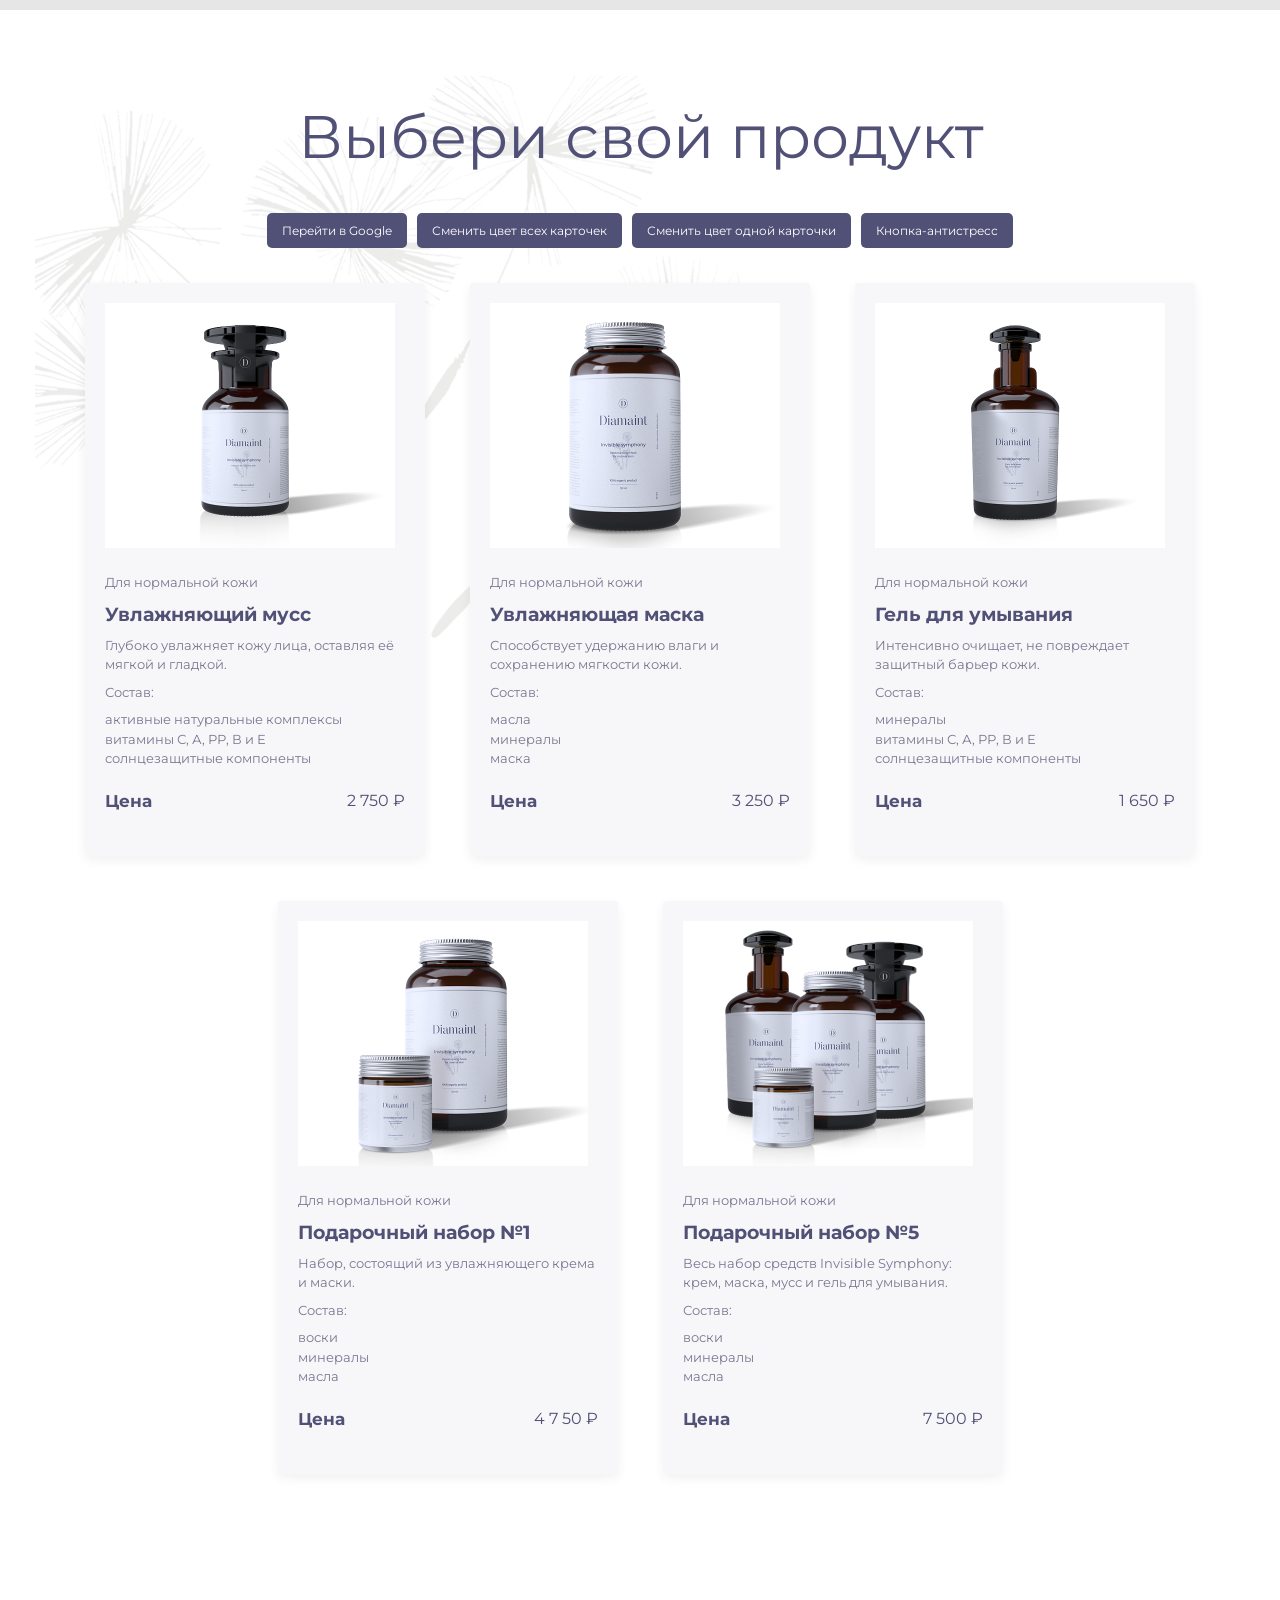
<file: index.html>
<!DOCTYPE html>
<html lang="ru">

<head>
    <meta charset="UTF-8">
    <meta name="viewport" content="width=device-width, initial-scale=1.0">

    <title>Мой магазин</title>

    <link rel="stylesheet" href="style.css">
</head>

<body>

    <main class="page">

        <h1>Выбери свой продукт</h1>

        <div class="buttons">

            <button id="googleBtn">Перейти в Google</button>

            <button id="allColorBtn">
                Сменить цвет всех карточек
            </button>

            <button id="oneColorBtn">
                Сменить цвет одной карточки
            </button>

            <button id="stressBtn">
                Кнопка-антистресс
            </button>

        </div>

        <section class="products">

            <!-- Карточка 1 -->
            <div class="card">

                <img src="images/photo1.jpg" alt="Увлажняющий мусс">

                <p>Для нормальной кожи</p>

                <h2>Увлажняющий мусс</h2>

                <p>
                    Глубоко увлажняет кожу лица,
                    оставляя её мягкой и гладкой.
                </p>

                <p>Состав:</p>

                <p>
                    активные натуральные комплексы<br>
                    витамины С, А, РР, В и Е<br>
                    солнцезащитные компоненты
                </p>

                <div class="price">
    <strong>Цена</strong>
    <span>2 750 ₽</span>
    </div>

            </div>


            <!-- Карточка 2 -->
            <div class="card">

                <img src="images/photo2.jpg" alt="Увлажняющая маска">

                <p>Для нормальной кожи</p>

                <h2>Увлажняющая маска</h2>

                <p>
                    Способствует удержанию влаги
                    и сохранению мягкости кожи.
                </p>

                <p>Состав:</p>

                <p>
                    масла<br>
                    минералы<br>
                    маска
                </p>

                <div class="price">
    <strong>Цена</strong>
    <span>3 250 ₽</span>
</div>

            </div>


            <!-- Карточка 3 -->
            <div class="card">

                <img src="images/photo3.jpg" alt="Гель для умывания">

                <p>Для нормальной кожи</p>

                <h2>Гель для умывания</h2>

                <p>
                    Интенсивно очищает, не повреждает
                    защитный барьер кожи.
                </p>

                <p>Состав:</p>

                <p>
                    минералы<br>
                    витамины С, А, РР, В и Е<br>
                    солнцезащитные компоненты
                </p>

                <div class="price">
    <strong>Цена</strong>
    <span>1  650 ₽</span>
</div>

            </div>


            <!-- Карточка 4 -->
            <div class="card">

                <img src="images/photo4.jpg" alt="Подарочный набор номер 1">

                <p>Для нормальной кожи</p>

                <h2>Подарочный набор №1</h2>

                <p>
                    Набор, состоящий из увлажняющего
                    крема и маски.
                </p>

                <p>Состав:</p>

                <p>
                    воски<br>
                    минералы<br>
                    масла
                </p>

                <div class="price">
    <strong>Цена</strong>
    <span>4 7   50 ₽</span>
</div>

            </div>


            <!-- Карточка 5 -->
            <div class="card">

                <img src="images/photo5.jpg" alt="Подарочный набор номер 5">

                <p>Для нормальной кожи</p>

                <h2>Подарочный набор №5</h2>

                <p>
                    Весь набор средств Invisible Symphony:
                    крем, маска, мусс и гель для умывания.
                </p>

                <p>Состав:</p>

                <p>
                    воски<br>
                    минералы<br>
                    масла
                </p>

                <div class="price">
    <strong>Цена</strong>
    <span>7 500 ₽</span>
</div>

            </div>

        </section>

    </main>

    <script src="script.js"></script>

    <script src="homework-7.js"></script>

</body>
</html>
</file>
<file: style.css>
@import url('https://fonts.googleapis.com/css2?family=Montserrat:wght@400;500;600;700&display=swap');


/* =========================
   ОБЩИЕ НАСТРОЙКИ
========================= */

* {
    box-sizing: border-box;
}

body {
    background-color: #e6e6e6;
    margin: 0;
    font-family: 'Montserrat', sans-serif;
    color: #515076;
}


/* =========================
   БЕЛАЯ РАБОЧАЯ ОБЛАСТЬ
========================= */

.page {
    position: relative;

    width: 1280px;
    min-height: 1715px;

    background-color: #ffffff;

    margin: 10px auto;
    padding: 90px 85px;

    overflow: hidden;
}


/* =========================
   ДЕКОРАТИВНЫЙ ФОН
========================= */

.page::before {
    content: "";

    position: absolute;

    top: 20px;
    left: 35px;

    width: 790px;
    height: 697px;

    background-image: url("images/bg1.png");
    background-repeat: no-repeat;
    background-size: contain;

    filter: invert(1);
    mix-blend-mode: multiply;

    opacity: 0.10;

    pointer-events: none;
    z-index: 0;
}


/* изображение поверх фона */

.page > * {
    position: relative;
    z-index: 1;
}

/*заголовок*/

h1 {
    color: #515076;

    font-size: 60px;
    font-weight: 400;

    text-align: center;

    margin: 0 0 40px;
}


/* кнопки фильтров*/

.buttons {
    display: flex;
    justify-content: center;
    flex-wrap: wrap;

    gap: 10px;

    margin-bottom: 35px;
}

.buttons button {
    background-color: #515076;
    color: white;

    border: none;
    border-radius: 5px;

    padding: 10px 15px;

    font-family: 'Montserrat', sans-serif;
    font-size: 12px;

    cursor: pointer;

    transition: all 0.3s ease;
}

.buttons button:hover {
    background-color: #777791;

    transform: translateY(-3px);
}


/* контейнер с карточками*/

.products {
    display: flex;
    flex-wrap: wrap;

    justify-content: center;

    width: 1110px;

    margin: 0 auto;

    column-gap: 45px;
    row-gap: 45px;
}


/*КАРТОЧКА*/

.card {
    width: 340px;
    height: 573px;

    background-color: #f7f7f9;

    padding: 20px;

    border-radius: 4px;

    box-shadow: 0 4px 12px rgba(0, 0, 0, 0.06);

    cursor: pointer;

    transition: background-color 0.3s ease;
}


/*изображение товара*/

.card img {
    width: 290px;
    height: 245px;

    object-fit: contain;

    display: block;

    margin-bottom: 25px;

    background-color: #ffffff;
}


/*описание товара*/

.card p {
    font-size: 13px;
    line-height: 1.5;

    color: #777791;

    margin: 8px 0;
}


/*название товара*/

.card h2 {
    font-size: 19px;
    font-weight: 700;

    color: #515076;

    margin: 10px 0;
}


/*цена*/


/* Расположение цены */

.price {
    display: flex;
    justify-content: space-between;
    align-items: center;

    margin-top: 22px;

    color: #515076;
}

.price strong {
    font-size: 17px;
    font-weight: 700;
}

.price span {
    font-size: 16px;
    font-weight: 400;
}



/*выбрать карточку*/

.card.selected {
    outline: 3px solid #515076;
    outline-offset: 3px;
}


/*антистресс кнобка */

.card.shake {
    animation: stress 0.5s ease;
}

@keyframes stress {

    0% {
        transform: scale(1) rotate(0deg);
    }

    25% {
        transform: scale(1.05) rotate(-3deg);
    }

    50% {
        transform: scale(1.05) rotate(3deg);
    }

    75% {
        transform: scale(1.05) rotate(-2deg);
    }

    100% {
        transform: scale(1) rotate(0deg);
    }

}
</file>
<file: homework 7/style.css>
@import url('https://fonts.googleapis.com/css2?family=Montserrat:wght@400;500;600;700&display=swap');


/* =========================
   ОБЩИЕ НАСТРОЙКИ
========================= */

* {
    box-sizing: border-box;
}

body {
    background-color: #e6e6e6;
    margin: 0;
    font-family: 'Montserrat', sans-serif;
    color: #515076;
}


/* =========================
   БЕЛАЯ РАБОЧАЯ ОБЛАСТЬ
========================= */

.page {
    position: relative;

    width: 1280px;
    min-height: 1715px;

    background-color: #ffffff;

    margin: 10px auto;
    padding: 90px 85px;

    overflow: hidden;
}


/* =========================
   ДЕКОРАТИВНЫЙ ФОН
========================= */

.page::before {
    content: "";

    position: absolute;

    top: 20px;
    left: 35px;

    width: 790px;
    height: 697px;

    background-image: url("images/bg1.png");
    background-repeat: no-repeat;
    background-size: contain;

    filter: invert(1);
    mix-blend-mode: multiply;

    opacity: 0.10;

    pointer-events: none;
    z-index: 0;
}


/* изображение поверх фона */

.page > * {
    position: relative;
    z-index: 1;
}

/*заголовок*/

h1 {
    color: #515076;

    font-size: 60px;
    font-weight: 400;

    text-align: center;

    margin: 0 0 40px;
}


/* кнопки фильтров*/

.buttons {
    display: flex;
    justify-content: center;
    flex-wrap: wrap;

    gap: 10px;

    margin-bottom: 35px;
}

.buttons button {
    background-color: #515076;
    color: white;

    border: none;
    border-radius: 5px;

    padding: 10px 15px;

    font-family: 'Montserrat', sans-serif;
    font-size: 12px;

    cursor: pointer;

    transition: all 0.3s ease;
}

.buttons button:hover {
    background-color: #777791;

    transform: translateY(-3px);
}


/* контейнер с карточками*/

.products {
    display: flex;
    flex-wrap: wrap;

    justify-content: center;

    width: 1110px;

    margin: 0 auto;

    column-gap: 45px;
    row-gap: 45px;
}


/*КАРТОЧКА*/

.card {
    width: 340px;
    height: 573px;

    background-color: #f7f7f9;

    padding: 20px;

    border-radius: 4px;

    box-shadow: 0 4px 12px rgba(0, 0, 0, 0.06);

    cursor: pointer;

    transition: background-color 0.3s ease;
}


/*изображение товара*/

.card img {
    width: 290px;
    height: 245px;

    object-fit: contain;

    display: block;

    margin-bottom: 25px;

    background-color: #ffffff;
}


/*описание товара*/

.card p {
    font-size: 13px;
    line-height: 1.5;

    color: #777791;

    margin: 8px 0;
}


/*название товара*/

.card h2 {
    font-size: 19px;
    font-weight: 700;

    color: #515076;

    margin: 10px 0;
}


/*цена*/


/* Расположение цены */

.price {
    display: flex;
    justify-content: space-between;
    align-items: center;

    margin-top: 22px;

    color: #515076;
}

.price strong {
    font-size: 17px;
    font-weight: 700;
}

.price span {
    font-size: 16px;
    font-weight: 400;
}



/*выбрать карточку*/

.card.selected {
    outline: 3px solid #515076;
    outline-offset: 3px;
}


/*антистресс кнобка */

.card.shake {
    animation: stress 0.5s ease;
}

@keyframes stress {

    0% {
        transform: scale(1) rotate(0deg);
    }

    25% {
        transform: scale(1.05) rotate(-3deg);
    }

    50% {
        transform: scale(1.05) rotate(3deg);
    }

    75% {
        transform: scale(1.05) rotate(-2deg);
    }

    100% {
        transform: scale(1) rotate(0deg);
    }

}
</file>
